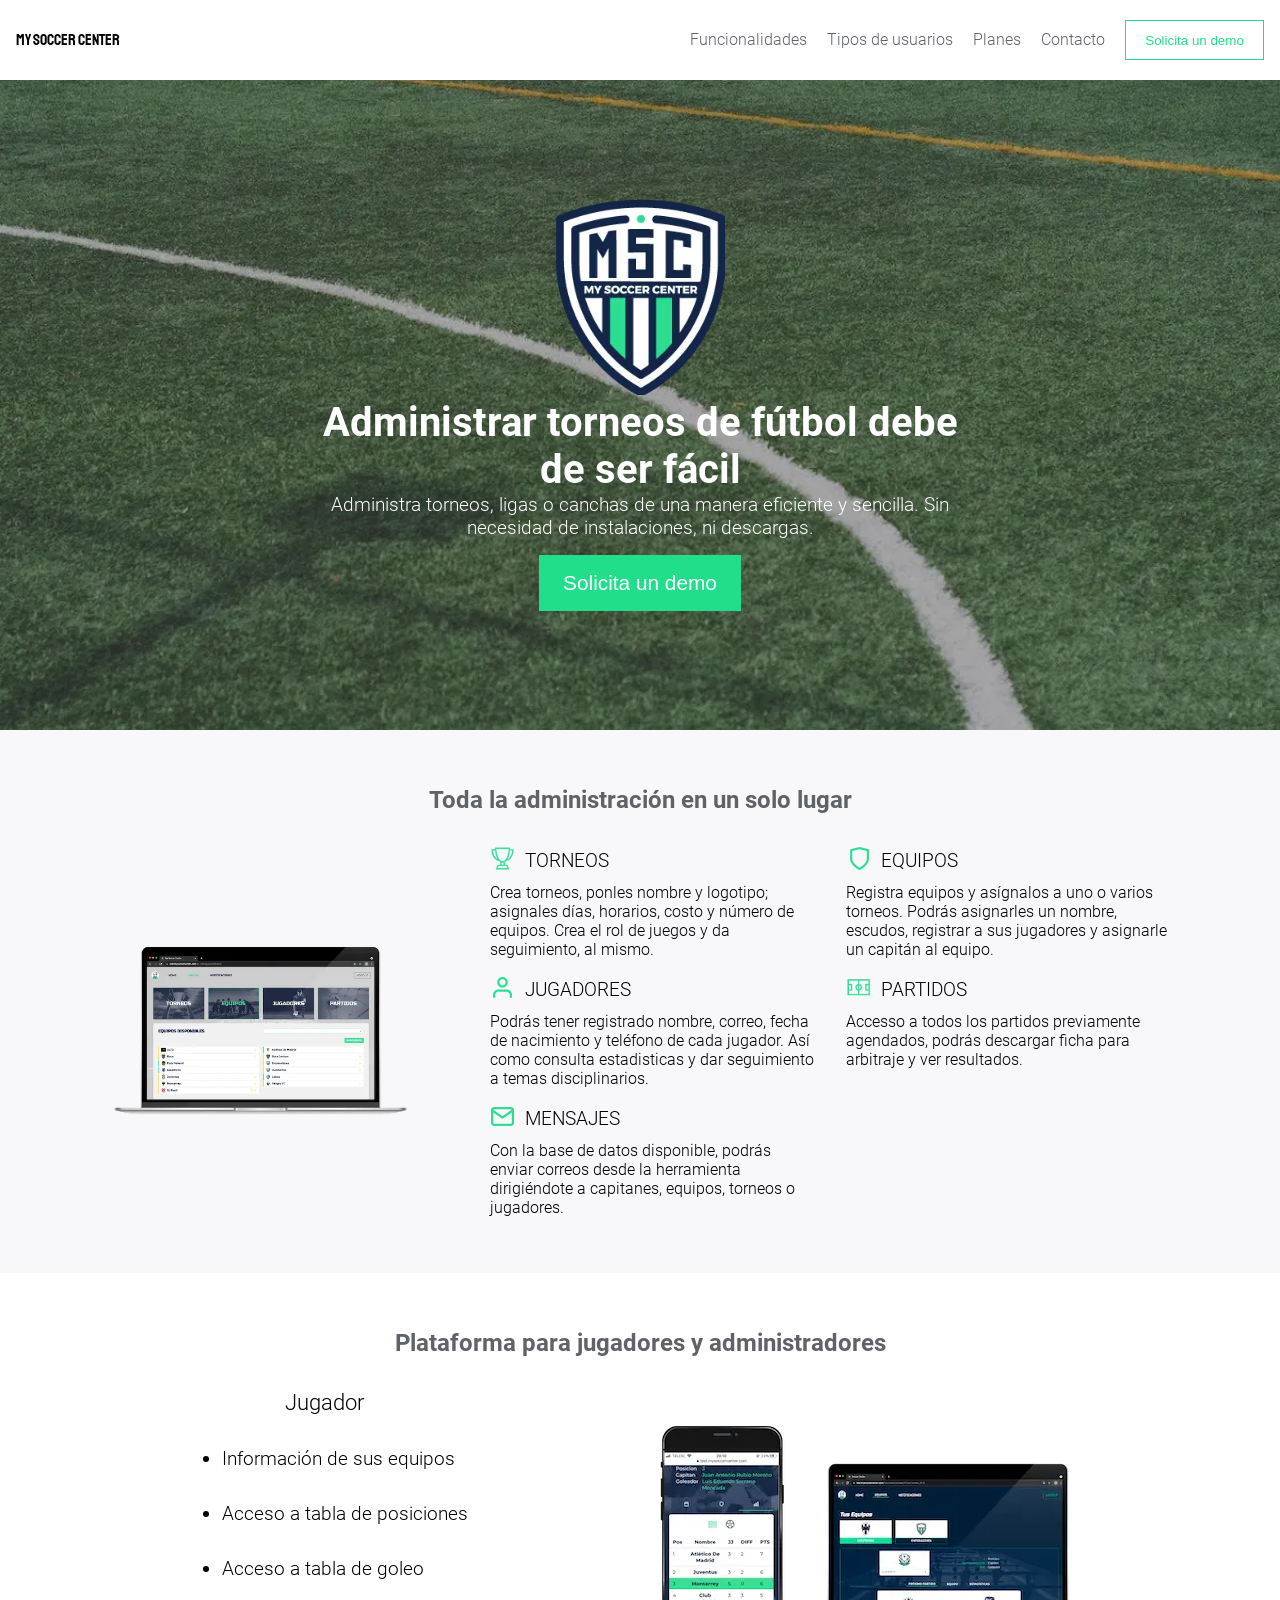
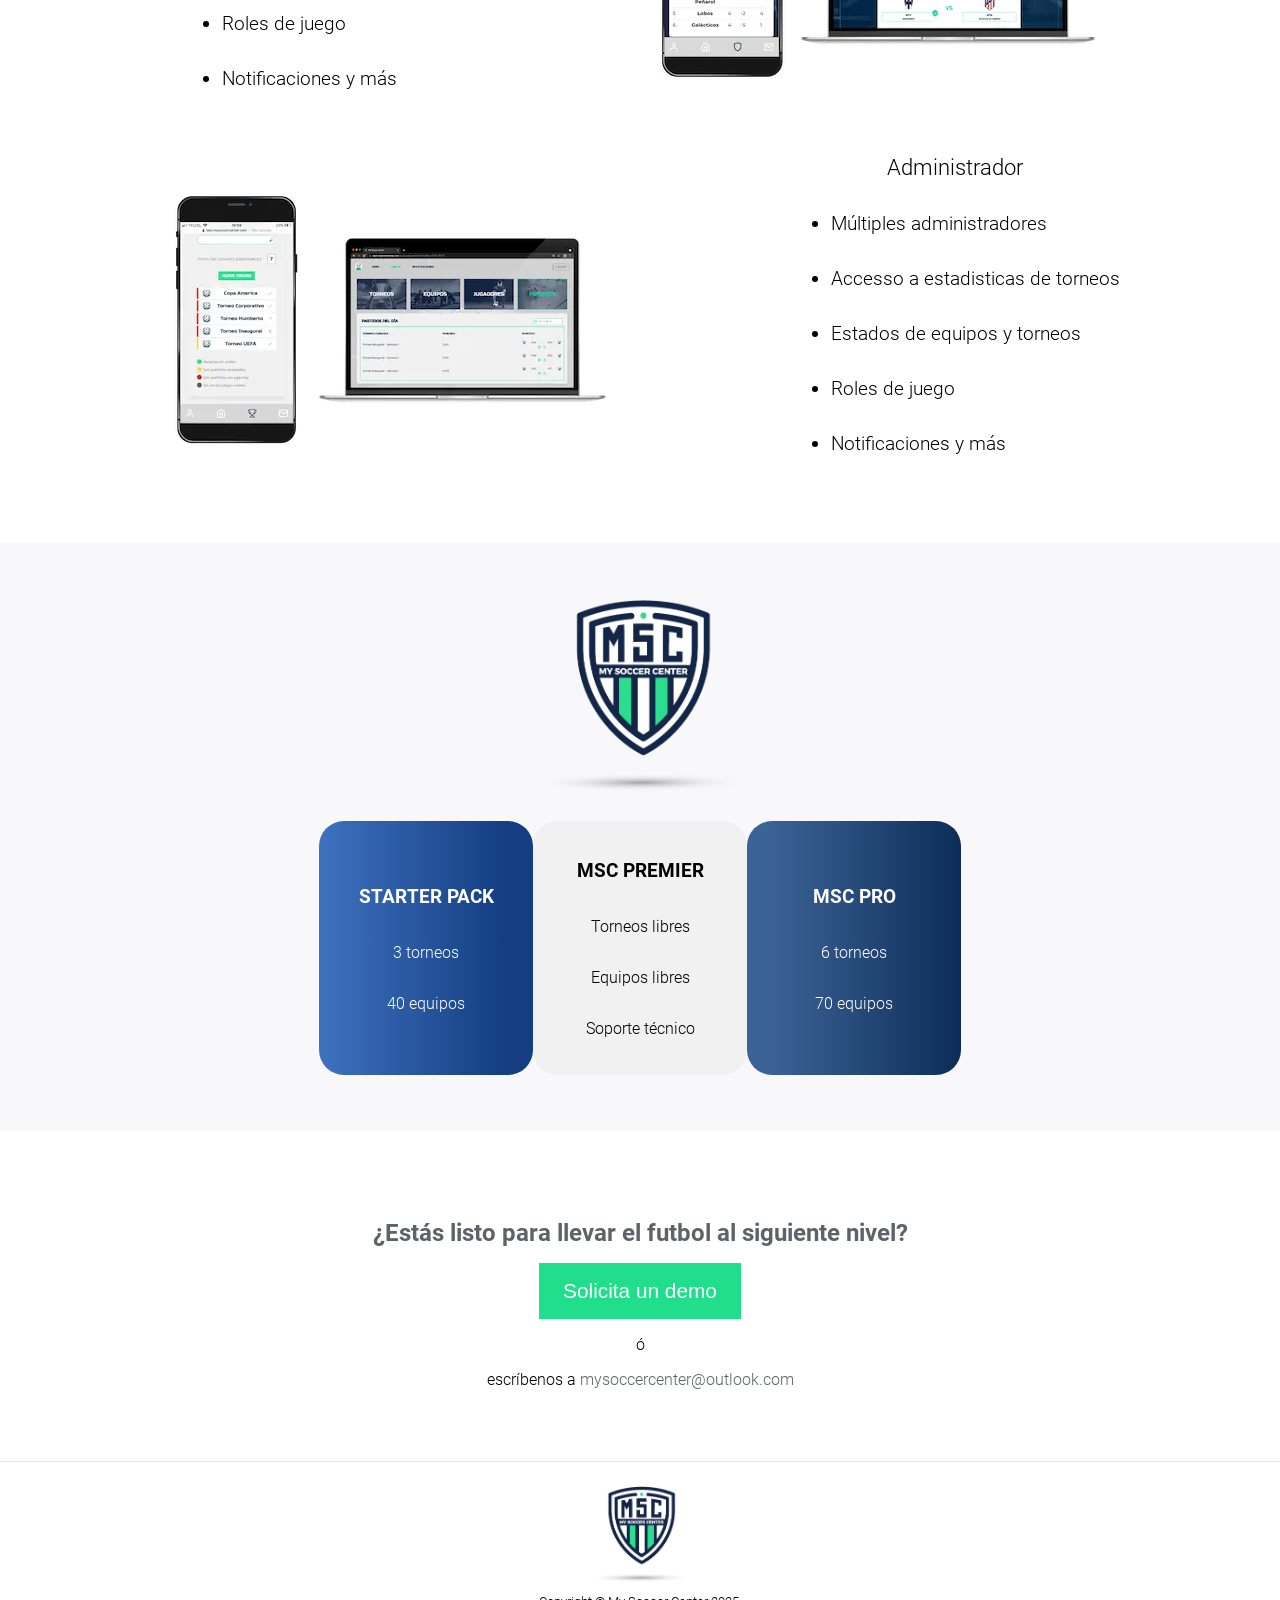
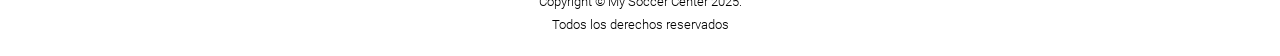
<file: index.html>
<!DOCTYPE html>
<html lang="es-MX">
  <head>
  <meta charset="UTF-8" />
  <meta http-equiv="X-UA-Compatible" content="IE=edge" />
  <meta name="viewport" content="width=device-width, initial-scale=1.0" />

  <!-- ✅ SEO: Meta Description optimizada -->
  <meta name="description" 
        content="My Soccer Center es una plataforma para administrar canchas y torneos de fútbol. Crea torneos, controla pagos, genera roles, estadísticas y organiza tus partidos de forma fácil y profesional." />

  <!-- ✅ SEO: Keywords (opcionales, pero útiles para Bing, Yandex, etc.) -->
  <meta name="keywords" 
        content="administración de canchas de fútbol, torneos de fútbol, crear torneos de fútbol, gestión de torneos deportivos, aplicación para administrar canchas de fútbol, organización de partidos de fútbol, programar partidos de fútbol, reservar canchas de fútbol, registro de equipos, control de resultados, estadísticas de fútbol, calendario de partidos" />

  <!-- ✅ Open Graph (para WhatsApp, Facebook, etc.) -->
  <meta property="og:title" content="My Soccer Center – Administración de Torneos y Canchas de Fútbol" />
  <meta property="og:url" content="https://www.mysoccercenter.com" />
  <meta property="og:description" content="Administra torneos, roles, estadísticas y pagos desde un solo lugar. La plataforma ideal para canchas y ligas de fútbol." />
  <meta property="og:image" content="https://sc-webapp-storage.s3.amazonaws.com/email-static/logo-MSC.png" />
  <meta property="og:type" content="website" />

  <!-- ✅ Twitter Card -->
  <meta name="twitter:card" content="summary_large_image" />
  <meta name="twitter:title" content="My Soccer Center" />
  <meta 
      name="twitter:description" 
      content="Plataforma para administrar canchas y torneos de fútbol. Roles automáticos, estadísticas, pagos y más."/>
  <meta name="twitter:image" content="https://sc-webapp-storage.s3.amazonaws.com/email-static/logo-MSC.png"/>

  <!-- ✅ SEO: Schema.org JSON-LD para Google -->
  <script type="application/ld+json">
  {
    "@context": "https://schema.org",
    "@type": "SoftwareApplication",
    "name": "My Soccer Center",
    "url": "https://www.mysoccercenter.com",
    "image": "https://sc-webapp-storage.s3.amazonaws.com/email-static/logo-MSC.png",
    "description": "Plataforma para administrar canchas y torneos de fútbol. Control de pagos, roles automáticos, estadísticas y más.",
    "applicationCategory": "SportsApplication",
    "operatingSystem": "Web",
    "offers": {
      "@type": "Offer",
      "price": "0",
      "priceCurrency": "MXN"
    }
  }
  </script>

  <link rel="shortcut icon" type="image/x-icon" href="assets/icons/favicon.ico" />

  <!-- ✅ SEO: Mejor título -->
  <title>My Soccer Center | Administración de Canchas y Torneos de Fútbol</title>

  <link rel="stylesheet" href="style.min.css" />
</head>
  <body>
    <nav>
      <div class="nav-container">
        <span class="brand">MY SOCCER CENTER</span>
        <div class="nav-items">
          <a href="#features">Funcionalidades</a>
          <a href="#users">Tipos de usuarios</a>
          <a href="#plans">Planes</a>
          <a href="#contact">Contacto</a>
          <a
            href="mailto:rlopez0689@gmail.com?Subject=Informes sobre My Soccer Center"
          >
            <button class="secondary-button">Solicita un demo</button>
          </a>
        </div>

        <img
          alt="hamburguer-icon-menu"
          class="menu-icon"
          src="assets/icons/menu_black_24dp.svg"
        />
      </div>
    </nav>
    <section class="main-section">
      <div class="main-elements">
        <picture>
          <source srcset="assets/img/logo_msc.webp" type="image/webp" />
          <img alt="msc-logo" src="assets/img/logo_msc.png" type="image/png" />
        </picture>
        <h2>Administrar torneos de fútbol debe de ser fácil</h2>
        <h3>
          Administra torneos, ligas o canchas de una manera eficiente y
          sencilla. Sin necesidad de instalaciones, ni descargas.
        </h3>
        <a
          href="mailto:rlopez0689@gmail.com?Subject=Informes sobre My Soccer Center"
        >
          <button class="main-button">Solicita un demo</button>
        </a>
      </div>
    </section>

    <div class="gray section" id="features">
      <div class="title">
        <h2>Toda la administración en un solo lugar</h2>
      </div>
      <div class="body">
        <picture>
          <source srcset="assets/img/mac_team_admin.webp" type="image/webp" />
          <img
            alt="mac-img"
            class="lap-image"
            src="assets/img/mac_team_admin.png"
          />
        </picture>
        <div class="items-container">
          <div class="item">
            <div class="title-container">
              <picture>
                <source
                  srcset="assets/icons/tournaments.webp"
                  type="image/webp"
                />
                <img
                  alt="cup-icon"
                  class="icon"
                  src="assets/icons/tournaments.png"
                />
              </picture>
              <h3>TORNEOS</h3>
            </div>
            <p>
              Crea torneos, ponles nombre y logotipo; asignales días, horarios,
              costo y número de equipos. Crea el rol de juegos y da seguimiento,
              al mismo.
            </p>
          </div>
          <div class="item">
            <div class="title-container">
              <picture>
                <source srcset="assets/icons/teams.webp" type="image/webp" />
                <img
                  alt="team-icon"
                  class="icon"
                  src="assets/icons/teams.png"
                />
              </picture>
              <h3>EQUIPOS</h3>
            </div>
            <p>
              Registra equipos y asígnalos a uno o varios torneos. Podrás
              asignarles un nombre, escudos, registrar a sus jugadores y
              asignarle un capitán al equipo.
            </p>
          </div>
          <div class="item">
            <div class="title-container">
              <picture>
                <source srcset="assets/icons/players.webp" type="image/webp" />
                <img
                  alt="player-icon"
                  class="icon"
                  src="assets/icons/players.png"
                />
              </picture>
              <h3>JUGADORES</h3>
            </div>
            <p>
              Podrás tener registrado nombre, correo, fecha de nacimiento y
              teléfono de cada jugador. Así como consulta estadisticas y dar
              seguimiento a temas disciplinarios.
            </p>
          </div>
          <div class="item">
            <div class="title-container">
              <picture>
                <source srcset="assets/icons/field.webp" type="image/webp" />
                <img
                  alt="match-icon"
                  class="icon"
                  src="assets/icons/field.png"
                />
              </picture>
              <h3>PARTIDOS</h3>
            </div>
            <p>
              Accesso a todos los partidos previamente agendados, podrás
              descargar ficha para arbitraje y ver resultados.
            </p>
          </div>
          <div class="item">
            <div class="title-container">
              <picture>
                <source srcset="assets/icons/message.webp" type="image/webp" />
                <img
                  alt="message-icon"
                  class="icon"
                  src="assets/icons/message.png"
                />
              </picture>
              <h3>MENSAJES</h3>
            </div>
            <p>
              Con la base de datos disponible, podrás enviar correos desde la
              herramienta dirigiéndote a capitanes, equipos, torneos o
              jugadores.
            </p>
          </div>
          <div class="item"></div>
        </div>
      </div>
    </div>
    <div class="section users" id="users">
      <div class="title">
        <h2>Plataforma para jugadores y administradores</h2>
      </div>
      <div class="body info-player">
        <div>
          <h3>Jugador</h3>
          <ul>
            <li>Información de sus equipos</li>
            <li>Acceso a tabla de posiciones</li>
            <li>Acceso a tabla de goleo</li>
            <li>Roles de juego</li>
            <li>Notificaciones y más</li>
          </ul>
        </div>
        <div class="images">
          <picture>
            <source srcset="assets/img/player-phone.webp" type="image/webp" />
            <img
              alt="phone-player-icon"
              class="phone"
              src="assets/img/player-phone.png"
            />
          </picture>
          <picture>
            <source srcset="assets/img/player-desktop.webp" type="image/webp" />
            <img
              alt="desktop-player-icon"
              class="desktop"
              src="assets/img/player-desktop.png"
            />
          </picture>
        </div>
      </div>
      <div class="body info-player">
        <div class="images">
          <picture>
            <source srcset="assets/img/admin-phone.webp" type="image/webp" />
            <img
              alt="phone-admin-icon"
              class="phone"
              src="assets/img/admin-phone.png"
            />
          </picture>
          <picture>
            <source srcset="assets/img/admin-desktop.webp" type="image/webp" />
            <img
              alt="desktop-admin-icon"
              class="desktop"
              src="assets/img/admin-desktop.png"
            />
          </picture>
        </div>
        <div>
          <h3>Administrador</h3>
          <ul>
            <li>Múltiples administradores</li>
            <li>Accesso a estadisticas de torneos</li>
            <li>Estados de equipos y torneos</li>
            <li>Roles de juego</li>
            <li>Notificaciones y más</li>
          </ul>
        </div>
      </div>
    </div>
    <div class="section gray tiers" id="plans">
      <picture>
        <source srcset="assets/img/logo_msc_full.webp" type="image/webp" />
        <img alt="msc-logo" src="assets/img/logo_msc_full.png" />
      </picture>
      <div class="prices">
        <div>
          <h3>STARTER PACK</h3>
          <p>3 torneos</p>
          <p>40 equipos</p>
        </div>
        <div>
          <h3>MSC PREMIER</h3>
          <p>Torneos libres</p>
          <p>Equipos libres</p>
          <p>Soporte técnico</p>
        </div>
        <div>
          <h3>MSC PRO</h3>
          <p>6 torneos</p>
          <p>70 equipos</p>
        </div>
      </div>
    </div>
    <div class="section question-action">
      <h4>¿Estás listo para llevar el futbol al siguiente nivel?</h4>
      <a
        href="mailto:mysoccercenter@outlook.com?Subject=Informes sobre My Soccer Center"
      >
        <button class="main-button">Solicita un demo</button>
      </a>
      <div class="contact" id="contact">
        <p>ó</p>
        <p>escríbenos a <span>mysoccercenter@outlook.com</span></p>
      </div>
    </div>
    <footer>
      <picture>
        <source srcset="assets/img/logo_msc_full.webp" type="image/webp" />
        <img alt="msc-logo" src="assets/img/logo_msc_full.png" />
      </picture>
      <p>Copyright © My Soccer Center 2025.</p>
      <p>Todos los derechos reservados</p>
    </footer>
    <script src="modernizr-custom.min.js"></script>
    <script src="script.min.js"></script>
  </body>
</html>
</file>
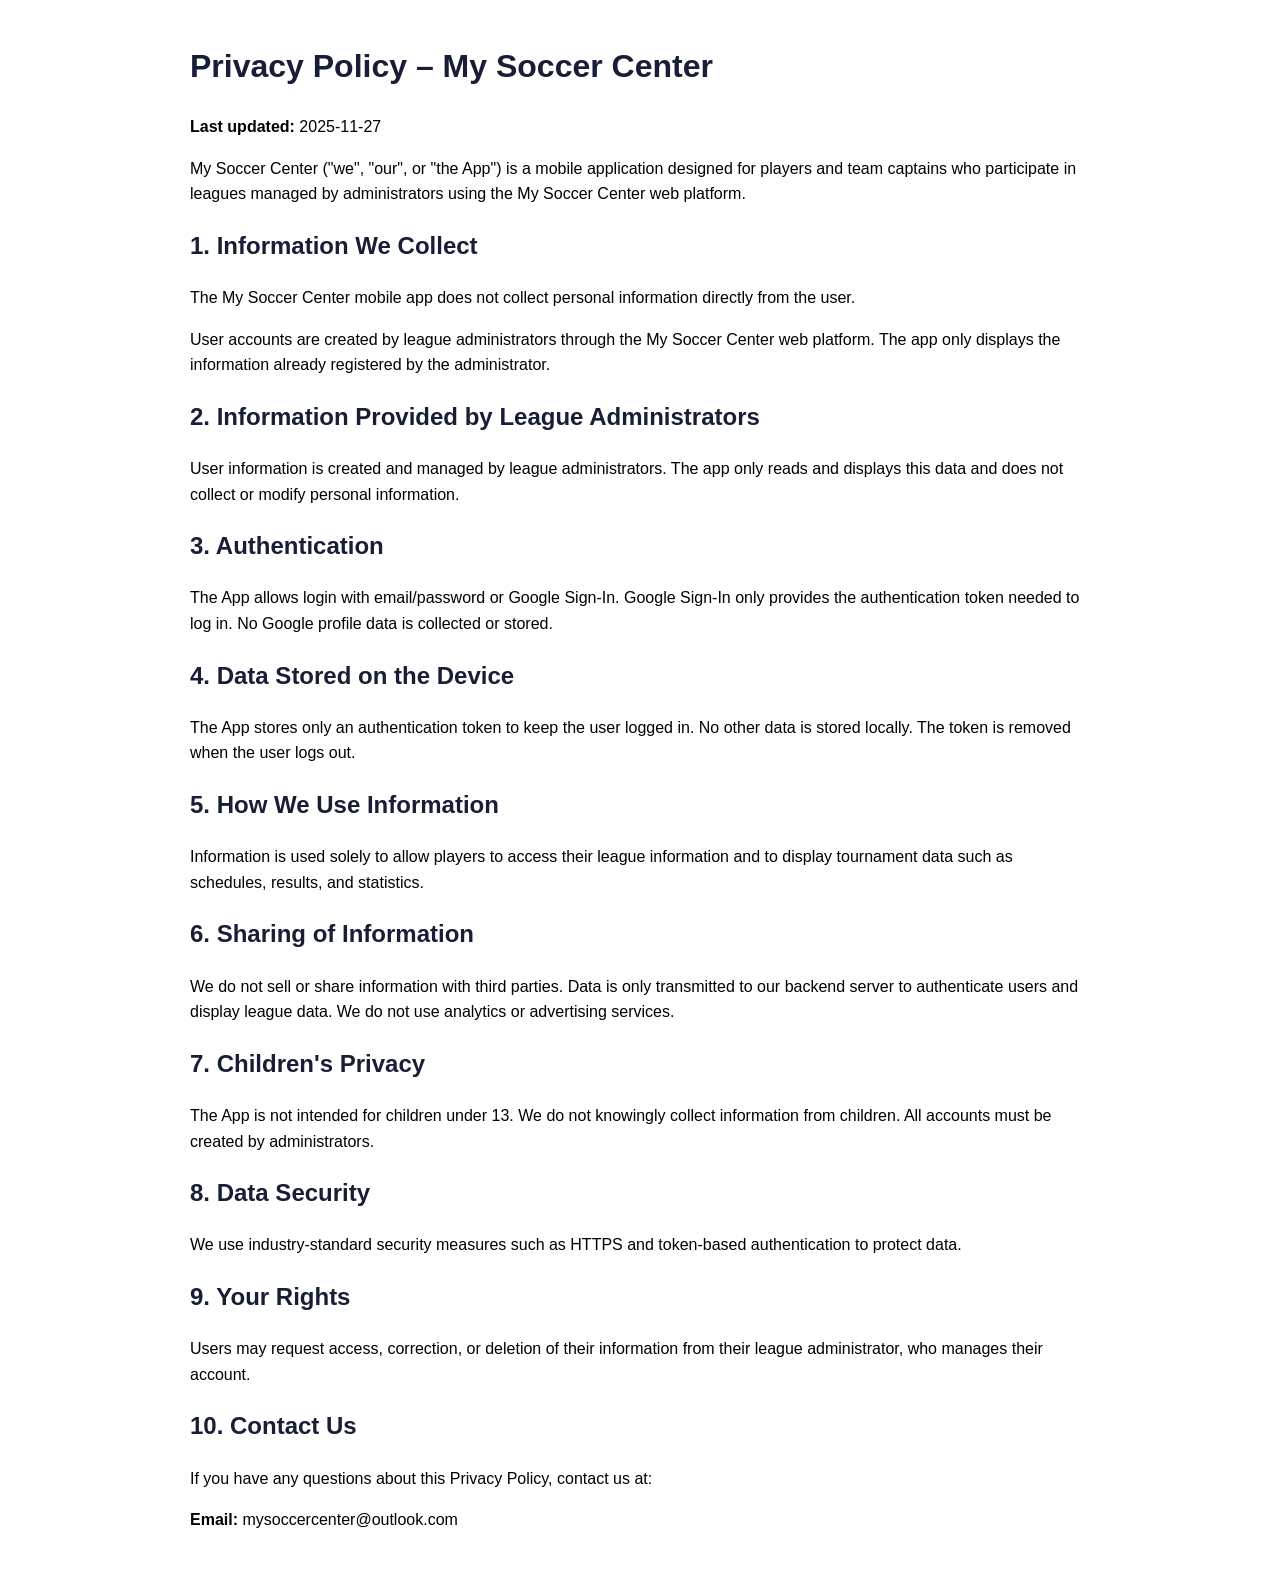
<file: privacy-policy.html>
<!DOCTYPE html>
<html lang="en">
<head>
  <meta charset="UTF-8" />
  <meta name="viewport" content="width=device-width, initial-scale=1.0" />
  <title>Privacy Policy - My Soccer Center</title>
  <style>
    body {
      font-family: Arial, sans-serif;
      max-width: 900px;
      margin: auto;
      padding: 20px;
      line-height: 1.6;
    }
    h1, h2 {
      color: #171e35;
    }
  </style>
</head>
<body>

<h1>Privacy Policy – My Soccer Center</h1>
<p><strong>Last updated:</strong> 2025-11-27</p>

<p>My Soccer Center ("we", "our", or "the App") is a mobile application designed for players and team captains who participate in leagues managed by administrators using the My Soccer Center web platform.</p>

<h2>1. Information We Collect</h2>
<p>The My Soccer Center mobile app does not collect personal information directly from the user.</p>
<p>User accounts are created by league administrators through the My Soccer Center web platform. The app only displays the information already registered by the administrator.</p>

<h2>2. Information Provided by League Administrators</h2>
<p>User information is created and managed by league administrators. The app only reads and displays this data and does not collect or modify personal information.</p>

<h2>3. Authentication</h2>
<p>The App allows login with email/password or Google Sign-In. Google Sign-In only provides the authentication token needed to log in. No Google profile data is collected or stored.</p>

<h2>4. Data Stored on the Device</h2>
<p>The App stores only an authentication token to keep the user logged in. No other data is stored locally. The token is removed when the user logs out.</p>

<h2>5. How We Use Information</h2>
<p>Information is used solely to allow players to access their league information and to display tournament data such as schedules, results, and statistics.</p>

<h2>6. Sharing of Information</h2>
<p>We do not sell or share information with third parties. Data is only transmitted to our backend server to authenticate users and display league data. We do not use analytics or advertising services.</p>

<h2>7. Children's Privacy</h2>
<p>The App is not intended for children under 13. We do not knowingly collect information from children. All accounts must be created by administrators.</p>

<h2>8. Data Security</h2>
<p>We use industry-standard security measures such as HTTPS and token-based authentication to protect data.</p>

<h2>9. Your Rights</h2>
<p>Users may request access, correction, or deletion of their information from their league administrator, who manages their account.</p>

<h2>10. Contact Us</h2>
<p>If you have any questions about this Privacy Policy, contact us at:</p>
<p><strong>Email:</strong> mysoccercenter@outlook.com</p>

</body>
</html>
</file>
<file: style.min.css>
@font-face{font-family:Roboto;font-weight:700;src:url(assets/fonts/Roboto/Roboto-Bold.ttf) format("truetype");font-display:swap}@font-face{font-family:Roboto;font-weight:400;src:url(assets/fonts/Roboto/Roboto-Mediuma.ttf) format("truetype");font-display:swap}@font-face{font-family:Roboto;font-weight:lighter;src:url(assets/fonts/Roboto/Roboto-Light.ttf) format("truetype");font-display:swap}@font-face{font-family:Staatliches;font-weight:400;src:url(assets/fonts/Staatliches/Staatliches-Regular.ttf) format("truetype");font-display:swap}body,html{font-family:Roboto;height:100%;margin:0}nav{background-color:#fff;position:fixed;top:0;width:100%}nav .nav-container{display:flex;align-items:center;justify-content:space-between;height:80px;padding:0 1rem}nav .brand{font-family:Staatliches}nav .menu-icon{display:none;cursor:pointer}.nav-items :not(:last-child){margin-right:1rem;color:#5f6368;font-weight:300}nav a{text-decoration:none}nav.scrolled{border-bottom:1px solid rgba(130,131,132,.5)}.webp .main-section{background-image:url(assets/img/field.webp)}.no-webp .main-section{background-image:url(assets/img/field.jpeg)}.main-section{background-repeat:no-repeat;background-size:cover;background-position:center center;width:100%;height:100%;min-height:514px;max-height:650px;display:flex;justify-content:center;align-items:center;margin-top:80px}.main-elements{color:#fff;display:flex;flex-direction:column;justify-content:center;align-items:center;max-width:650px;padding:.5rem}.main-elements button{margin-top:1rem}.main-elements picture{max-width:170px;width:40%}.main-elements picture img{width:100%}.main-elements h2{font-size:2.5rem;text-align:center;font-weight:600;margin:0}.main-elements h3{font-size:1.2rem;text-align:center;margin:0;font-weight:300}.main-button{background-color:#20de8b;color:#fff;padding:1rem 1.5rem;border:none;font-size:1.3rem;cursor:pointer}.secondary-button{background-color:#fff;border:1px solid #20de8b;cursor:pointer;color:#20de8b;padding:.7rem 1.2rem}.main-button:focus,.secondary-button:focus{outline:0;box-shadow:none}.section{display:flex;flex-direction:column;justify-content:center;align-items:center;padding:3.5rem 1rem}.section .title{text-align:center;color:#5f6368;margin:0}.section .title h2{margin:0}.section .body{display:flex;width:85%;align-items:center;margin-top:2rem}.section.gray{background-color:#f8f8fa}.lap-image{width:100%;max-width:500px;height:100%}.items-container{display:grid;grid-template-columns:repeat(auto-fit,minmax(230px,1fr));gap:1rem 2rem;margin-left:5rem}.items-container h3{margin:0;font-weight:400}.items-container .item{flex-grow:1;flex-basis:250px}.items-container .item p{margin-bottom:0;margin-top:.5rem}.item .title-container{display:flex;align-items:center}.item .title-container .icon{width:25px;height:100%;margin-right:10px}.section.question-action h4{font-size:1.5rem;color:#5f6368;text-align:center;margin-bottom:1rem}.section.question-action .contact p{text-align:center;font-weight:300}.section.question-action .contact span{color:#5f6368}.section.users .info-player{display:flex;justify-content:center;align-items:center}.info-player>:last-child{margin-left:17%}.section.users .info-player h3{text-align:center;font-size:1.4rem;font-weight:lighter;margin-top:0;margin-bottom:1rem}.section.users .info-player li{margin:2rem 0;font-size:1.2rem}.section.users .info-player .images{display:flex;justify-content:center;flex-wrap:wrap;align-items:center}.section.users .info-player img.phone{max-width:150px}.section.users .info-player img.desktop{max-width:300px}.section.tiers .prices{display:flex}.section.tiers img{max-width:200px;margin-bottom:1.5rem}.section.tiers .prices div{padding:1.3rem 2rem;border-radius:25px;min-width:150px;display:flex;flex-direction:column;align-items:center;justify-content:center}.section.tiers .prices div:nth-child(1){background:linear-gradient(270deg,#143d82 12.5%,#143d82 12.51%,rgba(6,73,173,.77) 100%);color:#fff}.section.tiers .prices div:nth-child(2){background-color:#f1f1f1}.section.tiers .prices div:nth-child(3){background:linear-gradient(270deg,#0c2d58 0,rgba(9,58,123,.79) 89.52%);color:#fff}footer{display:flex;font-size:.8rem;flex-direction:column;align-items:center;border-top:1px solid rgba(130,131,132,.2);padding:1.5rem 0}footer img{max-width:100px}footer p{margin:0;margin-top:.5rem}@media (max-width:1000px){.section .body{flex-direction:column}.body.info-player .desktop{display:none}.body.info-player div{order:1}.body.info-player .images{order:2}.items-container{margin-left:0;margin-top:2rem}.info-player>:last-child{margin-left:0}}@media (max-width:800px){nav div{display:none}nav .menu-icon{display:block}.section.tiers .prices{flex-direction:column}.section.tiers .prices div{border-radius:0}.nav-items{position:fixed;top:5rem;left:-100%;display:flex;flex-direction:column;background-color:#fff;width:100%;padding:1rem 0;text-align:center;transition:.3s;box-shadow:0 10px 27px rgba(0,0,0,.05);border-bottom:1px solid rgba(130,131,132,.5)}.nav-items :not(:last-child){margin-right:0;margin-bottom:10px}.nav-items.active{left:0}}
</file>
